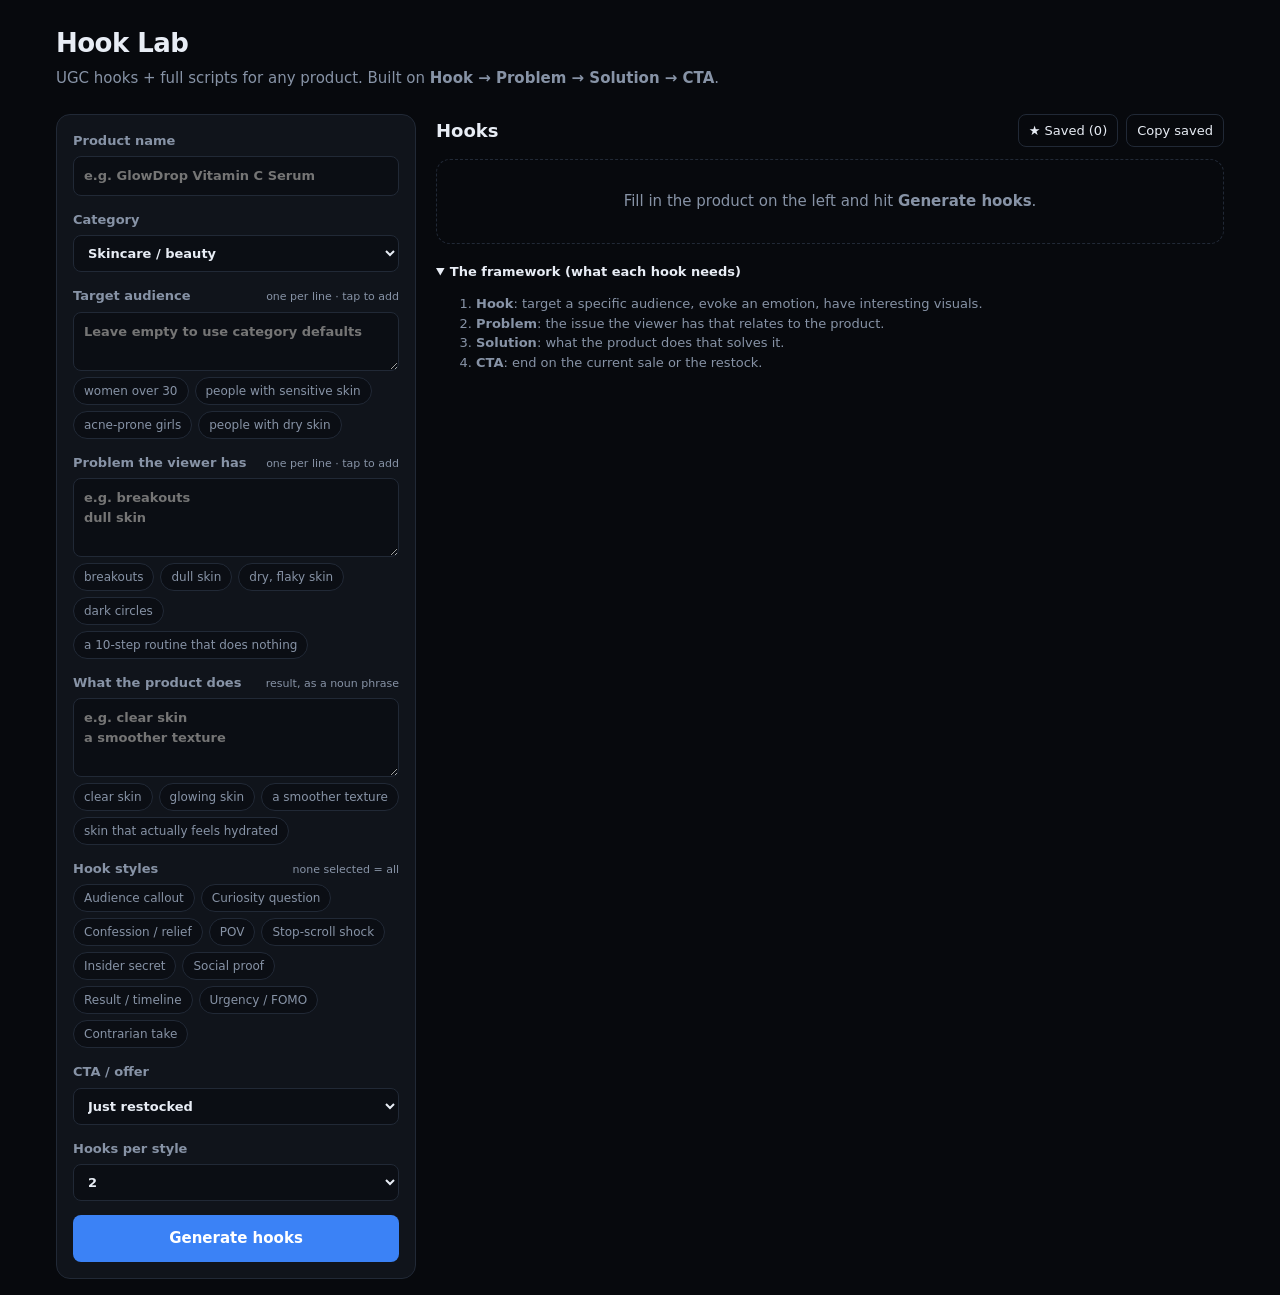
<file: hook-lab/index.html>
<!doctype html>
<html lang="en">
<head>
<meta charset="utf-8">
<meta name="viewport" content="width=device-width, initial-scale=1">
<meta name="robots" content="noindex">
<title>Hook Lab</title>
<link rel="stylesheet" href="style.css">
</head>
<body>
<header class="top">
  <h1>Hook Lab</h1>
  <p>UGC hooks + full scripts for any product. Built on <b>Hook → Problem → Solution → CTA</b>.</p>
</header>

<main class="layout">
  <section class="panel" aria-label="Product details">
    <label>Product name
      <input id="product" placeholder="e.g. GlowDrop Vitamin C Serum" autocomplete="off">
    </label>

    <label>Category
      <select id="category"></select>
    </label>

    <div class="field">
      <div class="field-head"><span>Target audience</span><small>one per line · tap to add</small></div>
      <textarea id="audiences" rows="2" placeholder="Leave empty to use category defaults"></textarea>
      <div class="chips" id="audience-chips"></div>
    </div>

    <div class="field">
      <div class="field-head"><span>Problem the viewer has</span><small>one per line · tap to add</small></div>
      <textarea id="pains" rows="3" placeholder="e.g. breakouts&#10;dull skin"></textarea>
      <div class="chips" id="pain-chips"></div>
    </div>

    <div class="field">
      <div class="field-head"><span>What the product does</span><small>result, as a noun phrase</small></div>
      <textarea id="benefits" rows="3" placeholder="e.g. clear skin&#10;a smoother texture"></textarea>
      <div class="chips" id="benefit-chips"></div>
    </div>

    <div class="field">
      <div class="field-head"><span>Hook styles</span><small>none selected = all</small></div>
      <div class="chips" id="type-chips"></div>
    </div>

    <label>CTA / offer
      <select id="offerType">
        <option value="restock">Just restocked</option>
        <option value="sale">Current sale</option>
        <option value="launch">New launch</option>
        <option value="bundle">Bundle deal</option>
        <option value="shipping">Free shipping</option>
        <option value="custom">Custom…</option>
        <option value="none">No offer</option>
      </select>
    </label>
    <label id="offer-wrap" hidden>Custom offer line
      <input id="offer" placeholder="e.g. Buy 2, get 1 free until Sunday.">
    </label>

    <label>Hooks per style
      <select id="perType"><option>1</option><option selected>2</option><option>3</option></select>
    </label>

    <button id="generate" class="primary">Generate hooks</button>
  </section>

  <section class="results" aria-live="polite">
    <div class="bar">
      <h2>Hooks <span id="count"></span></h2>
      <div class="bar-actions">
        <button id="show-favs" class="ghost">★ Saved (0)</button>
        <button id="copy-favs" class="ghost">Copy saved</button>
      </div>
    </div>
    <div id="out" class="cards"></div>
    <details class="framework" open>
      <summary>The framework (what each hook needs)</summary>
      <ol>
        <li><b>Hook</b>: target a specific audience, evoke an emotion, have interesting visuals.</li>
        <li><b>Problem</b>: the issue the viewer has that relates to the product.</li>
        <li><b>Solution</b>: what the product does that solves it.</li>
        <li><b>CTA</b>: end on the current sale or the restock.</li>
      </ol>
    </details>
  </section>
</main>

<div id="toast" role="status"></div>
<script src="data.js"></script>
<script src="app.js"></script>
</body>
</html>
</file>
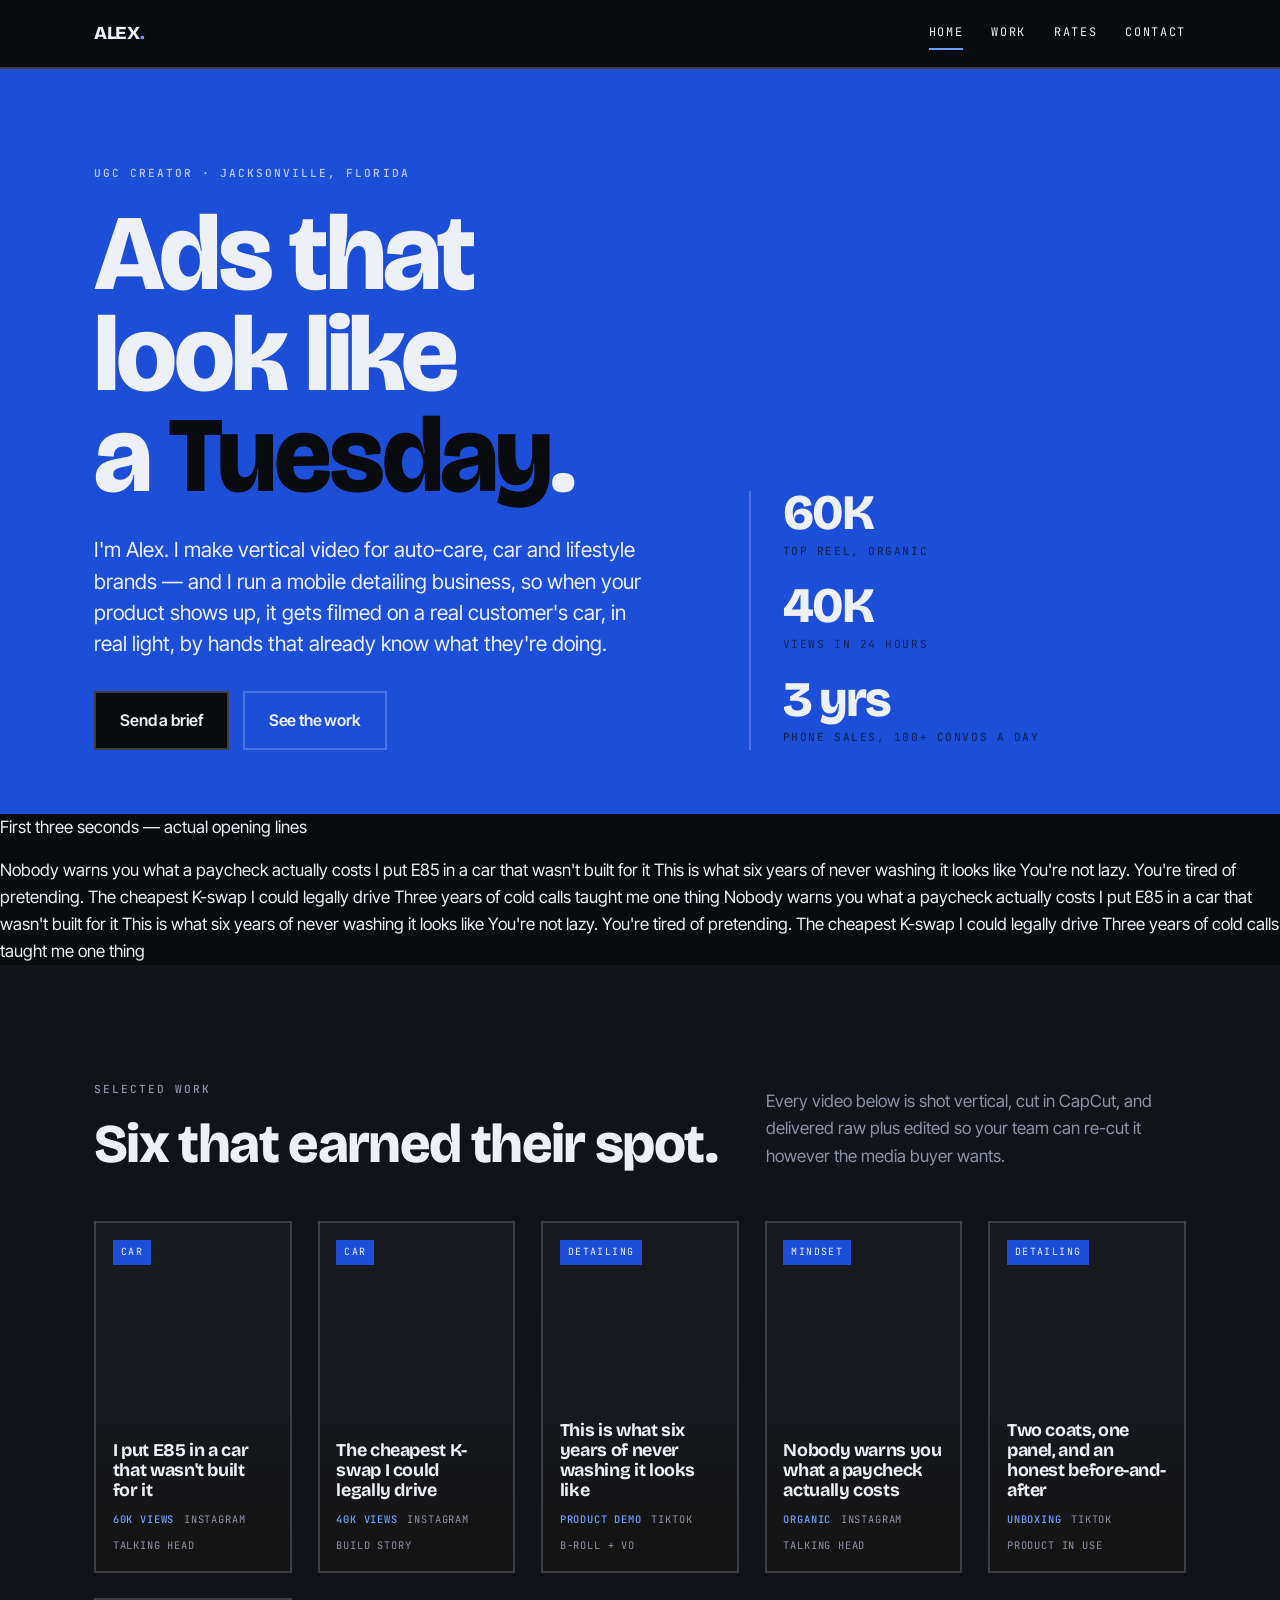
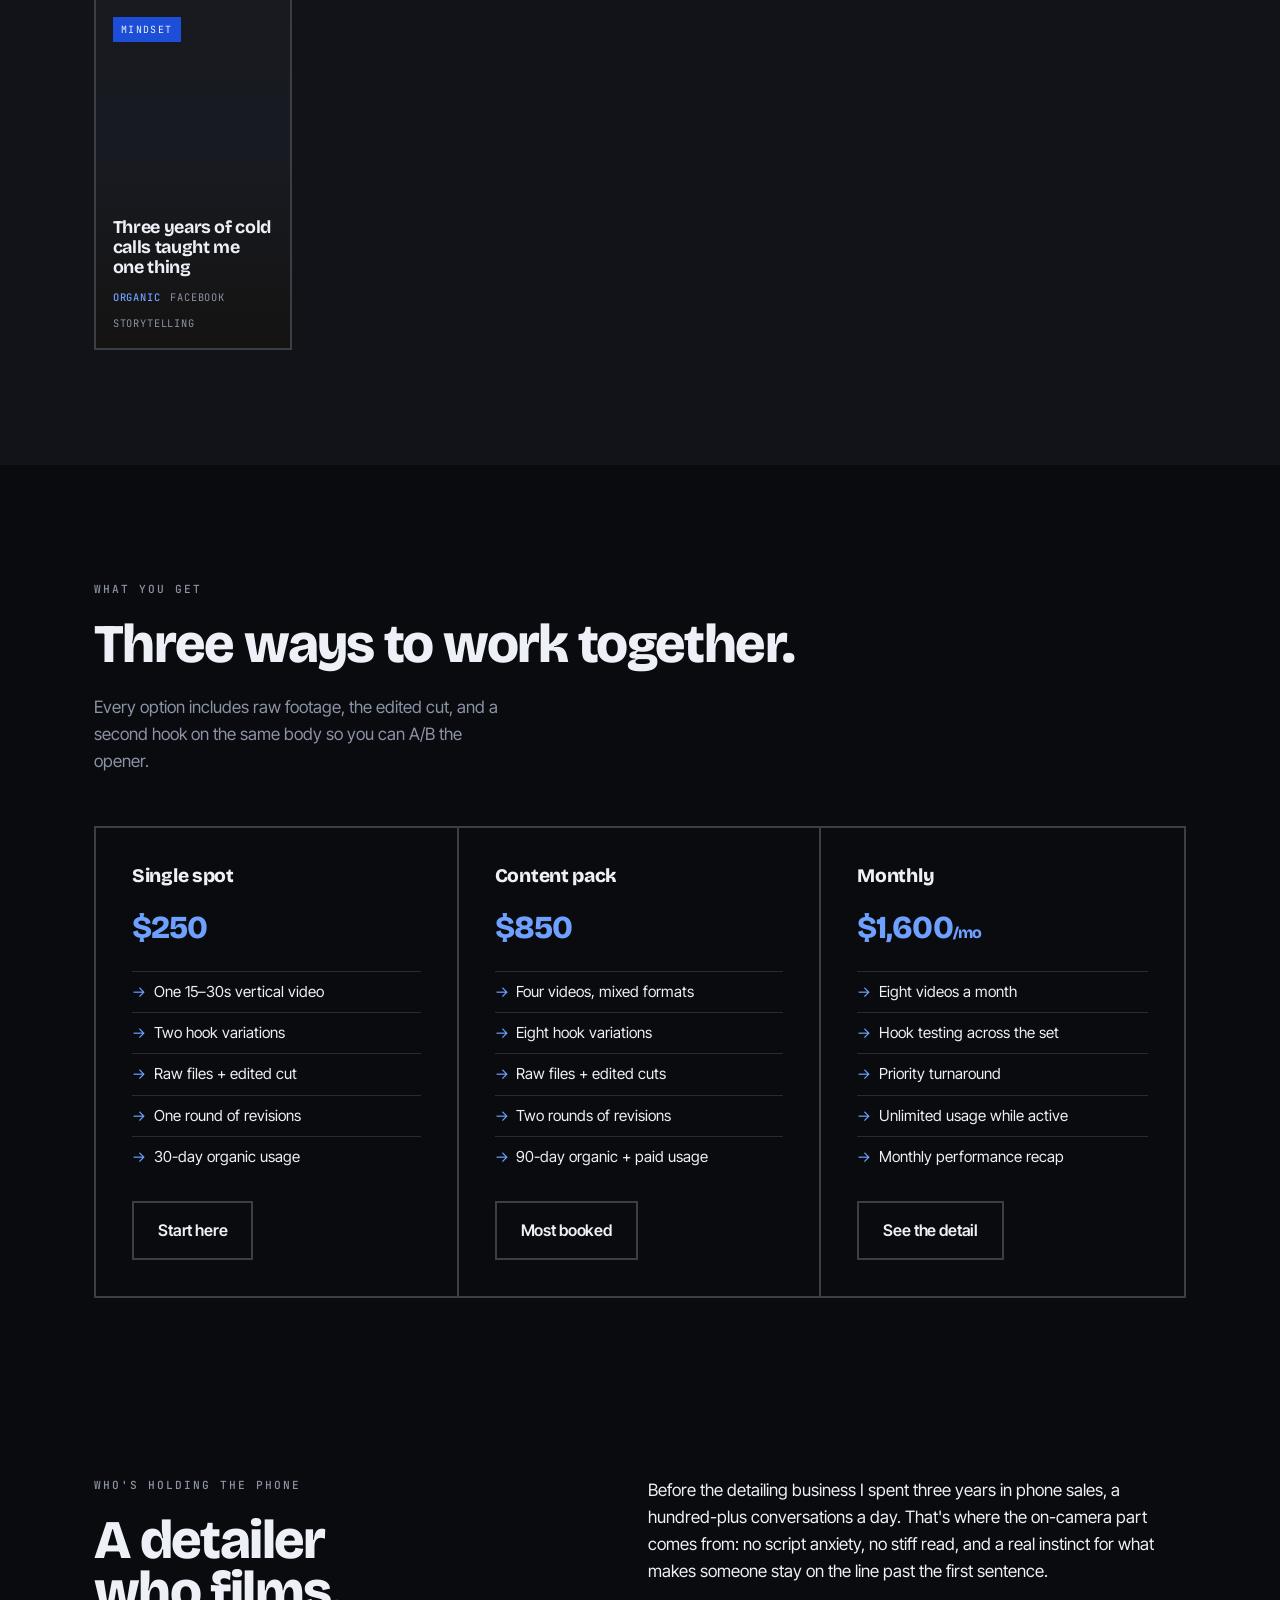
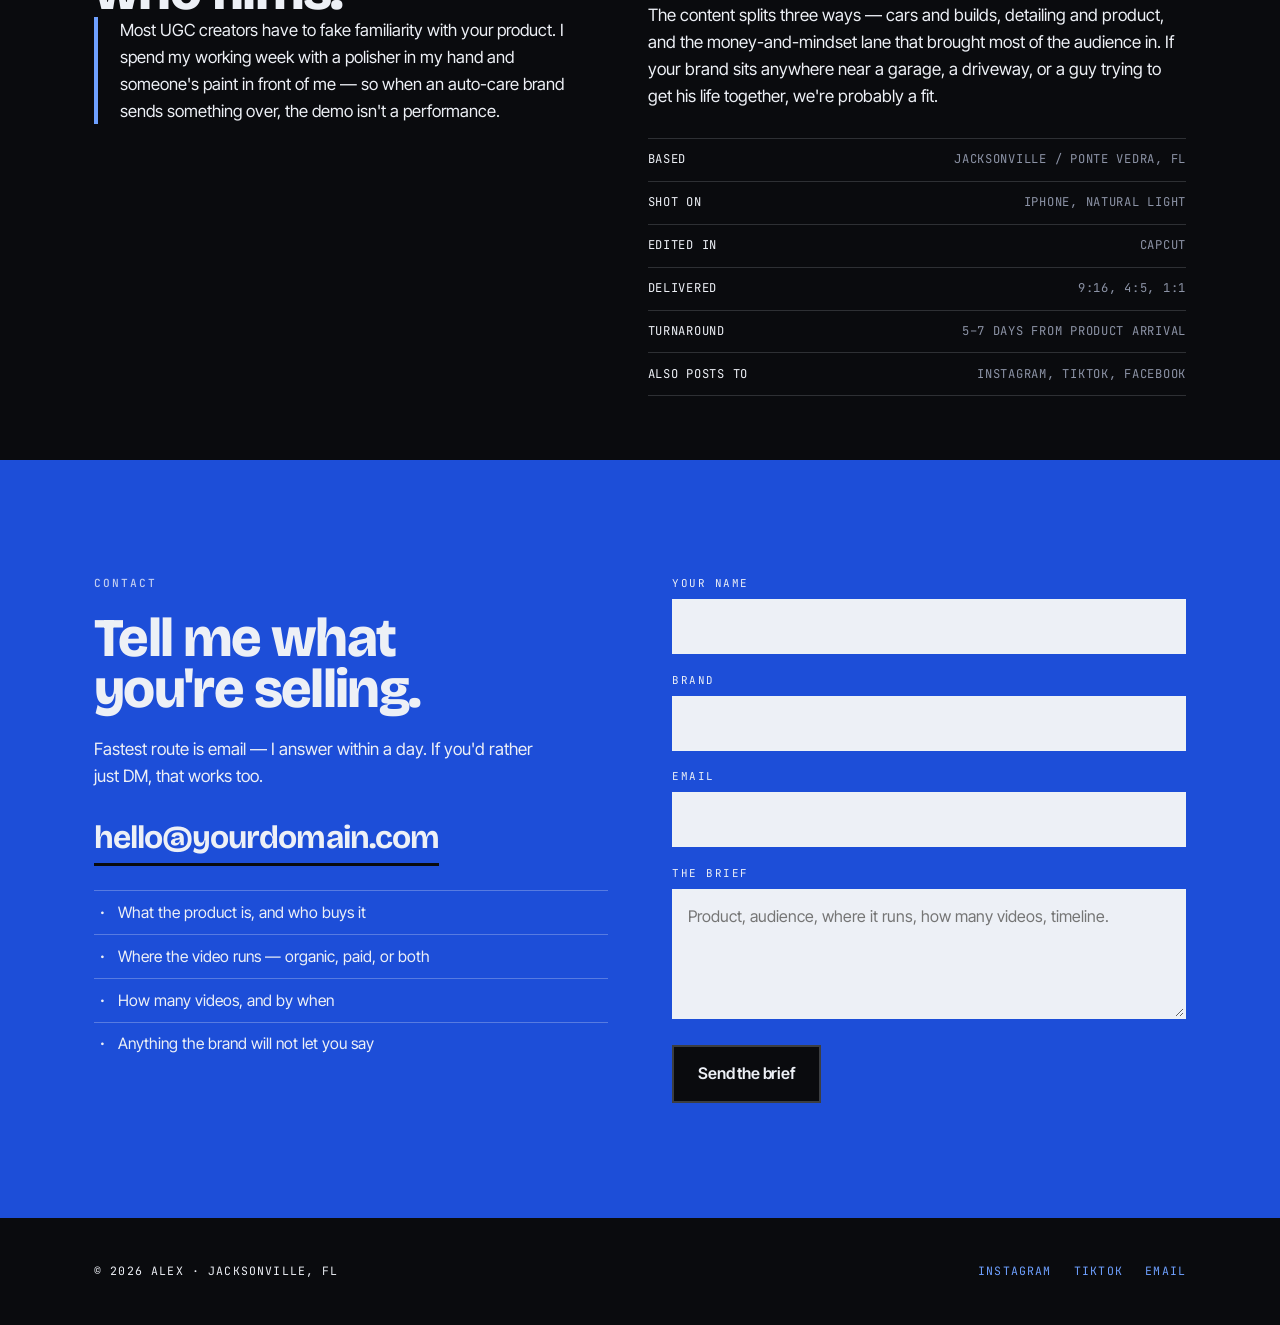
<file: ugc1.html>
<!DOCTYPE html>
<html lang="en">
<head>
<meta charset="utf-8">
<meta name="viewport" content="width=device-width, initial-scale=1">
<title>Alex — UGC creator, Jacksonville FL</title>
<meta name="description" content="UGC creator in Jacksonville, Florida. Vertical video for auto-care, car and lifestyle brands — filmed on real cars, by someone who details them for a living.">
<link rel="preconnect" href="https://fonts.googleapis.com">
<link rel="preconnect" href="https://fonts.gstatic.com" crossorigin>
<link href="https://fonts.googleapis.com/css2?family=Bricolage+Grotesque:opsz,wght@12..96,400..800&family=Inter+Tight:wght@400;500;600;700&family=JetBrains+Mono:wght@400;500&display=swap" rel="stylesheet">
<link rel="stylesheet" href="styles.css">
</head>
<body>

<header class="masthead">
  <div class="wrap masthead__inner">
    <a class="wordmark" href="index.html">ALEX<span>.</span></a>
    <button class="nav-toggle" aria-expanded="false" aria-controls="nav">Menu</button>
    <nav class="nav" id="nav">
      <a href="index.html" aria-current="page">Home</a>
      <a href="work.html">Work</a>
      <a href="rates.html">Rates</a>
      <a href="#contact">Contact</a>
    </nav>
  </div>
</header>

<!-- ============ HERO ============ -->
<section class="hero">
  <div class="wrap hero__grid">
    <div>
      <p class="eyebrow">UGC creator &middot; Jacksonville, Florida</p>
      <h1>Ads that look like a <em>Tuesday</em>.</h1>
      <p class="lede">I'm Alex. I make vertical video for auto-care, car and lifestyle brands &mdash; and I run a mobile detailing business, so when your product shows up, it gets filmed on a real customer's car, in real light, by hands that already know what they're doing.</p>
      <div class="hero__actions">
        <a class="btn" href="#contact">Send a brief</a>
        <a class="btn btn--ghost" href="work.html">See the work</a>
      </div>
    </div>
    <div class="hero__stats">
      <div>
        <span class="stat__num">60K</span>
        <span class="stat__label">Top reel, organic</span>
      </div>
      <div>
        <span class="stat__num">40K</span>
        <span class="stat__label">Views in 24 hours</span>
      </div>
      <div>
        <span class="stat__num">3 yrs</span>
        <span class="stat__label">Phone sales, 100+ convos a day</span>
      </div>
    </div>
  </div>
</section>

<!-- ============ SIGNATURE: HOOK TICKER ============ -->
<section class="ticker" aria-label="Opening lines from recent videos">
  <p class="ticker__label">First three seconds &mdash; actual opening lines</p>
  <div class="ticker__track">
    <span class="ticker__item">Nobody warns you what a paycheck actually costs</span>
    <span class="ticker__item">I put E85 in a car that wasn't built for it</span>
    <span class="ticker__item">This is what six years of never washing it looks like</span>
    <span class="ticker__item">You're not lazy. You're tired of pretending.</span>
    <span class="ticker__item">The cheapest K-swap I could legally drive</span>
    <span class="ticker__item">Three years of cold calls taught me one thing</span>
    <!-- duplicate track for a seamless loop -->
    <span class="ticker__item" aria-hidden="true">Nobody warns you what a paycheck actually costs</span>
    <span class="ticker__item" aria-hidden="true">I put E85 in a car that wasn't built for it</span>
    <span class="ticker__item" aria-hidden="true">This is what six years of never washing it looks like</span>
    <span class="ticker__item" aria-hidden="true">You're not lazy. You're tired of pretending.</span>
    <span class="ticker__item" aria-hidden="true">The cheapest K-swap I could legally drive</span>
    <span class="ticker__item" aria-hidden="true">Three years of cold calls taught me one thing</span>
  </div>
</section>

<!-- ============ WORK ============ -->
<section class="band band--asphalt" id="work">
  <div class="wrap">
    <div class="head">
      <div>
        <p class="eyebrow eyebrow--dark">Selected work</p>
        <h2>Six that earned their spot.</h2>
      </div>
      <p>Every video below is shot vertical, cut in CapCut, and delivered raw plus edited so your team can re-cut it however the media buyer wants.</p>
    </div>

    <ul class="frames">
      <li>
        <a class="frame" href="work.html">
          <!-- <img class="frame__media" src="assets/thumb-01.jpg" alt=""> -->
          <span class="frame__scrim"></span>
          <span class="frame__tag">Car</span>
          <span>
            <span class="frame__hook">I put E85 in a car that wasn't built for it</span>
            <span class="frame__meta"><strong>60K views</strong> <span>Instagram</span> <span>Talking head</span></span>
          </span>
        </a>
      </li>
      <li>
        <a class="frame" href="work.html">
          <span class="frame__scrim"></span>
          <span class="frame__tag">Car</span>
          <span>
            <span class="frame__hook">The cheapest K-swap I could legally drive</span>
            <span class="frame__meta"><strong>40K views</strong> <span>Instagram</span> <span>Build story</span></span>
          </span>
        </a>
      </li>
      <li>
        <a class="frame" href="work.html">
          <span class="frame__scrim"></span>
          <span class="frame__tag">Detailing</span>
          <span>
            <span class="frame__hook">This is what six years of never washing it looks like</span>
            <span class="frame__meta"><strong>Product demo</strong> <span>TikTok</span> <span>B-roll + VO</span></span>
          </span>
        </a>
      </li>
      <li>
        <a class="frame" href="work.html">
          <span class="frame__scrim"></span>
          <span class="frame__tag">Mindset</span>
          <span>
            <span class="frame__hook">Nobody warns you what a paycheck actually costs</span>
            <span class="frame__meta"><strong>Organic</strong> <span>Instagram</span> <span>Talking head</span></span>
          </span>
        </a>
      </li>
      <li>
        <a class="frame" href="work.html">
          <span class="frame__scrim"></span>
          <span class="frame__tag">Detailing</span>
          <span>
            <span class="frame__hook">Two coats, one panel, and an honest before-and-after</span>
            <span class="frame__meta"><strong>Unboxing</strong> <span>TikTok</span> <span>Product in use</span></span>
          </span>
        </a>
      </li>
      <li>
        <a class="frame" href="work.html">
          <span class="frame__scrim"></span>
          <span class="frame__tag">Mindset</span>
          <span>
            <span class="frame__hook">Three years of cold calls taught me one thing</span>
            <span class="frame__meta"><strong>Organic</strong> <span>Facebook</span> <span>Storytelling</span></span>
          </span>
        </a>
      </li>
    </ul>
  </div>
</section>

<!-- ============ OFFERS ============ -->
<section class="band band--shell" id="offers">
  <div class="wrap">
    <div class="head">
      <div>
        <p class="eyebrow">What you get</p>
        <h2>Three ways to work together.</h2>
      </div>
      <p>Every option includes raw footage, the edited cut, and a second hook on the same body so you can A/B the opener.</p>
    </div>

    <div class="offers">
      <article class="offer">
        <h3>Single spot</h3>
        <p class="offer__price">$250</p>
        <ul>
          <li>One 15&ndash;30s vertical video</li>
          <li>Two hook variations</li>
          <li>Raw files + edited cut</li>
          <li>One round of revisions</li>
          <li>30-day organic usage</li>
        </ul>
        <a class="btn btn--ghost" href="#contact">Start here</a>
      </article>

      <article class="offer">
        <h3>Content pack</h3>
        <p class="offer__price">$850</p>
        <ul>
          <li>Four videos, mixed formats</li>
          <li>Eight hook variations</li>
          <li>Raw files + edited cuts</li>
          <li>Two rounds of revisions</li>
          <li>90-day organic + paid usage</li>
        </ul>
        <a class="btn" href="#contact">Most booked</a>
      </article>

      <article class="offer">
        <h3>Monthly</h3>
        <p class="offer__price">$1,600<span style="font-size:1rem;">/mo</span></p>
        <ul>
          <li>Eight videos a month</li>
          <li>Hook testing across the set</li>
          <li>Priority turnaround</li>
          <li>Unlimited usage while active</li>
          <li>Monthly performance recap</li>
        </ul>
        <a class="btn btn--ghost" href="rates.html">See the detail</a>
      </article>
    </div>
  </div>
</section>

<!-- ============ ABOUT ============ -->
<section class="band band--shell band--tight" id="about">
  <div class="wrap about">
    <div>
      <p class="eyebrow">Who's holding the phone</p>
      <h2>A detailer who films.</h2>
      <p class="about__note">Most UGC creators have to fake familiarity with your product. I spend my working week with a polisher in my hand and someone's paint in front of me &mdash; so when an auto-care brand sends something over, the demo isn't a performance.</p>
    </div>
    <div>
      <p>Before the detailing business I spent three years in phone sales, a hundred-plus conversations a day. That's where the on-camera part comes from: no script anxiety, no stiff read, and a real instinct for what makes someone stay on the line past the first sentence.</p>
      <p>The content splits three ways &mdash; cars and builds, detailing and product, and the money-and-mindset lane that brought most of the audience in. If your brand sits anywhere near a garage, a driveway, or a guy trying to get his life together, we're probably a fit.</p>
      <ul class="kit">
        <li><span>Based</span><span>Jacksonville / Ponte Vedra, FL</span></li>
        <li><span>Shot on</span><span>iPhone, natural light</span></li>
        <li><span>Edited in</span><span>CapCut</span></li>
        <li><span>Delivered</span><span>9:16, 4:5, 1:1</span></li>
        <li><span>Turnaround</span><span>5&ndash;7 days from product arrival</span></li>
        <li><span>Also posts to</span><span>Instagram, TikTok, Facebook</span></li>
      </ul>
    </div>
  </div>
</section>

<!-- ============ CONTACT ============ -->
<section class="band band--sun" id="contact">
  <div class="wrap contact">
    <div>
      <p class="eyebrow">Contact</p>
      <h2>Tell me what you're selling.</h2>
      <p style="margin-top:1.25rem;max-width:44ch;">Fastest route is email &mdash; I answer within a day. If you'd rather just DM, that works too.</p>
      <a class="direct" href="mailto:hello@yourdomain.com">hello@yourdomain.com</a>
      <ul class="brief">
        <li>What the product is, and who buys it</li>
        <li>Where the video runs &mdash; organic, paid, or both</li>
        <li>How many videos, and by when</li>
        <li>Anything the brand will not let you say</li>
      </ul>
    </div>

    <form action="https://formspree.io/f/YOUR_FORM_ID" method="POST">
      <div class="field">
        <label for="name">Your name</label>
        <input id="name" name="name" type="text" required autocomplete="name">
      </div>
      <div class="field">
        <label for="brand">Brand</label>
        <input id="brand" name="brand" type="text" required autocomplete="organization">
      </div>
      <div class="field">
        <label for="email">Email</label>
        <input id="email" name="email" type="email" required autocomplete="email">
      </div>
      <div class="field">
        <label for="msg">The brief</label>
        <textarea id="msg" name="message" required placeholder="Product, audience, where it runs, how many videos, timeline."></textarea>
      </div>
      <button class="btn" type="submit">Send the brief</button>
    </form>
  </div>
</section>

<footer class="foot">
  <div class="wrap foot__inner">
    <span>&copy; <span id="year">2026</span> Alex &middot; Jacksonville, FL</span>
    <div class="foot__links">
      <a href="https://instagram.com/yourhandle" rel="me noopener">Instagram</a>
      <a href="https://tiktok.com/@yourhandle" rel="me noopener">TikTok</a>
      <a href="mailto:hello@yourdomain.com">Email</a>
    </div>
  </div>
</footer>

<script src="main.js"></script>
</body>
</html>
</file>
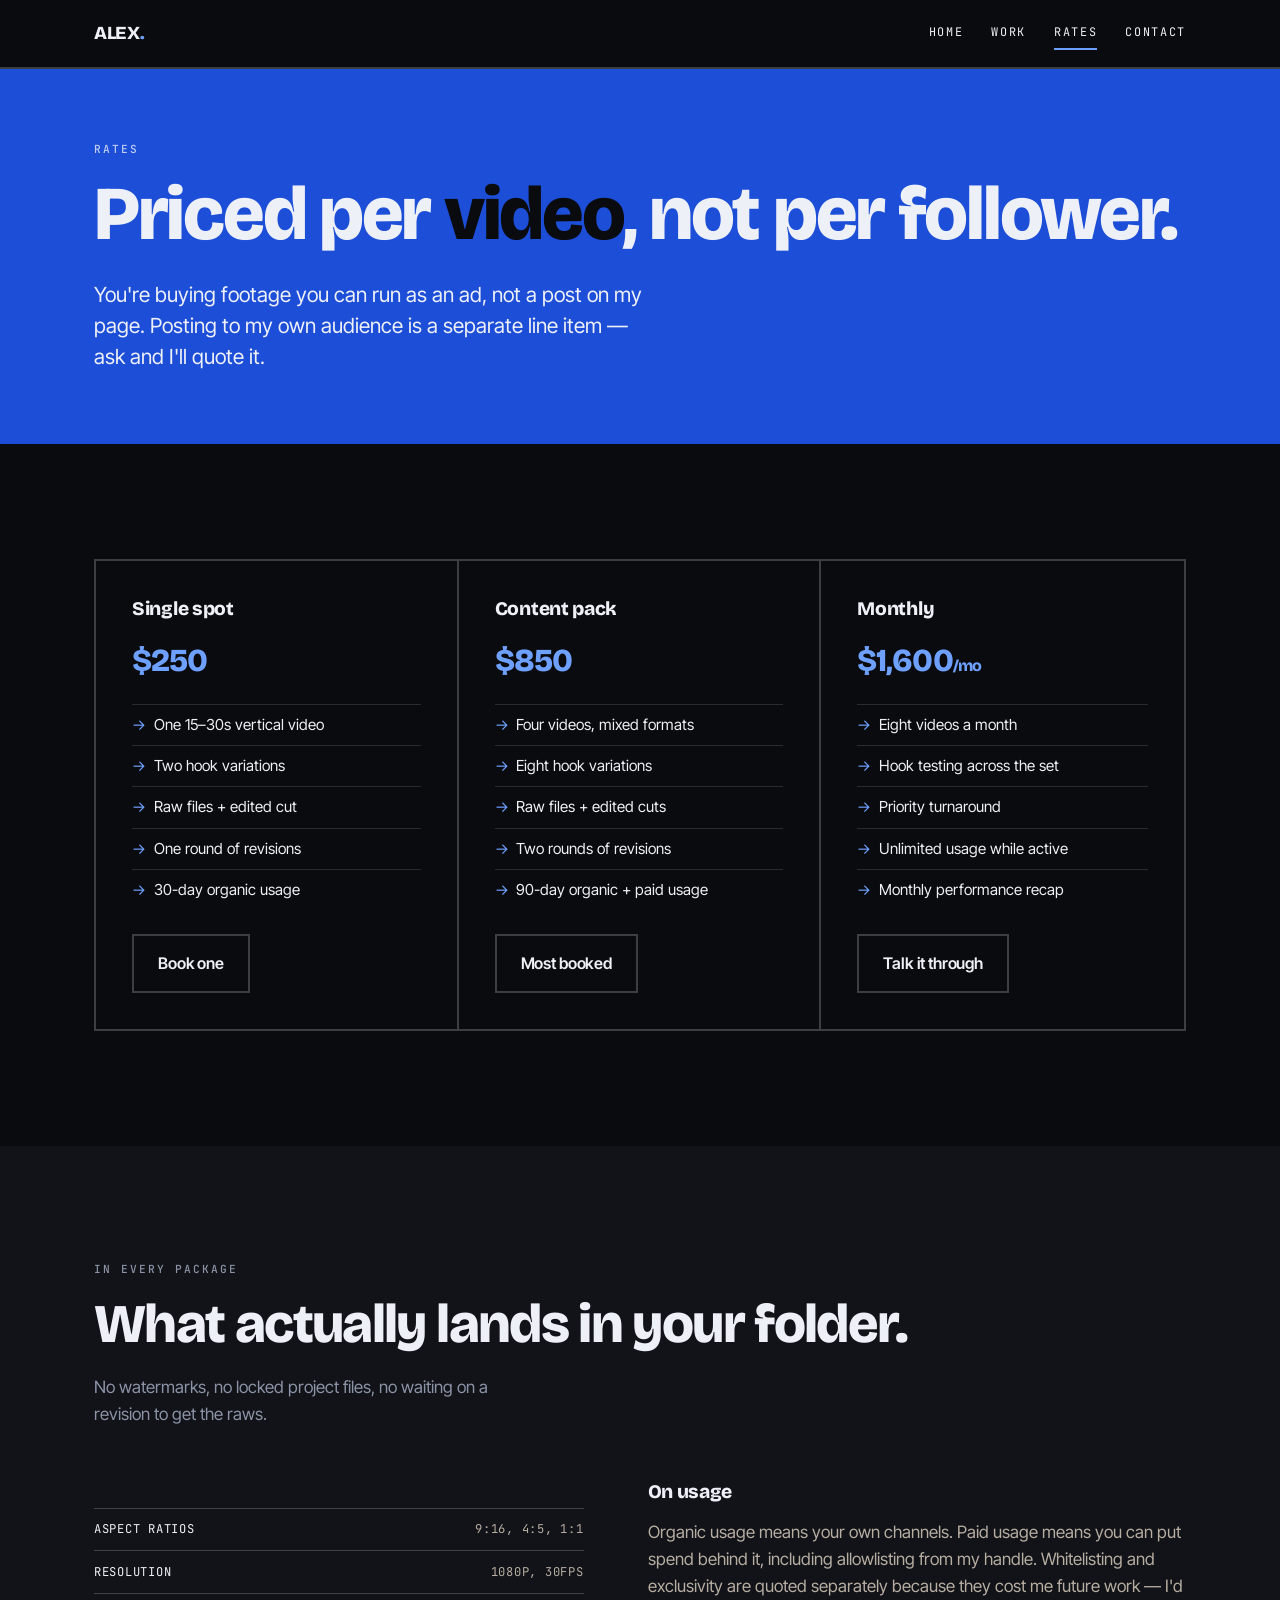
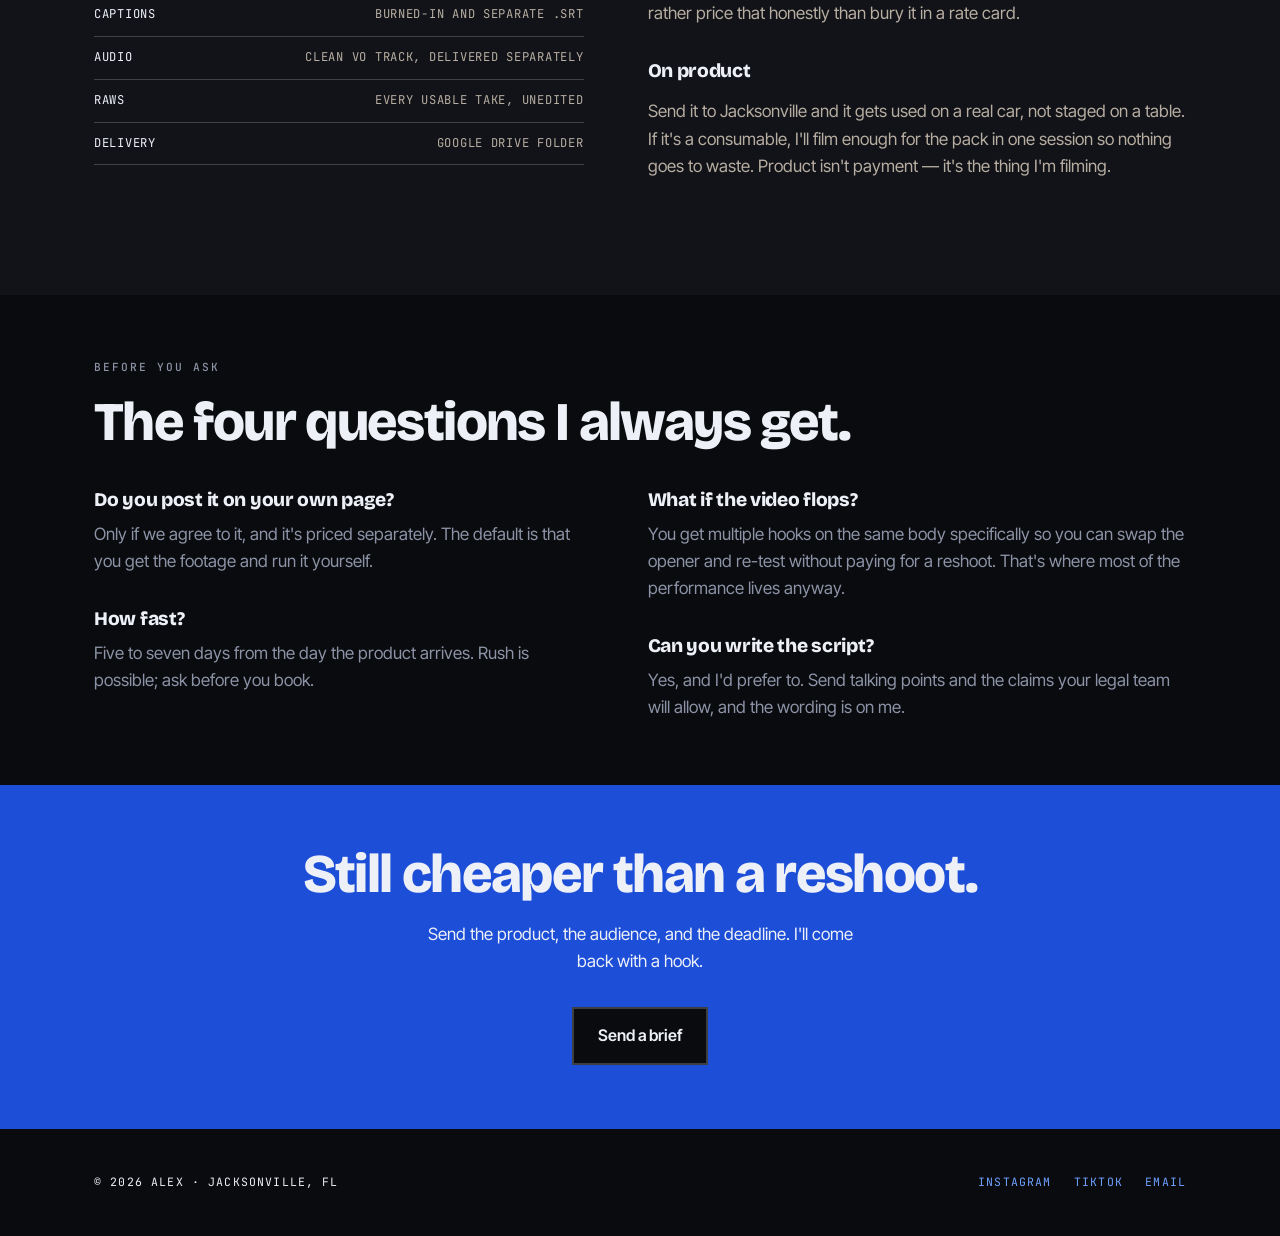
<file: ugc3.html>
<!DOCTYPE html>
<html lang="en">
<head>
<meta charset="utf-8">
<meta name="viewport" content="width=device-width, initial-scale=1">
<title>Rates — Alex, UGC creator</title>
<meta name="description" content="UGC video rates and deliverables: single spots, content packs, and monthly retainers. Raw plus edited files, hook variations, and clear usage terms.">
<link rel="preconnect" href="https://fonts.googleapis.com">
<link rel="preconnect" href="https://fonts.gstatic.com" crossorigin>
<link href="https://fonts.googleapis.com/css2?family=Bricolage+Grotesque:opsz,wght@12..96,400..800&family=Inter+Tight:wght@400;500;600;700&family=JetBrains+Mono:wght@400;500&display=swap" rel="stylesheet">
<link rel="stylesheet" href="styles.css">
</head>
<body>

<header class="masthead">
  <div class="wrap masthead__inner">
    <a class="wordmark" href="index.html">ALEX<span>.</span></a>
    <button class="nav-toggle" aria-expanded="false" aria-controls="nav">Menu</button>
    <nav class="nav" id="nav">
      <a href="index.html">Home</a>
      <a href="work.html">Work</a>
      <a href="rates.html" aria-current="page">Rates</a>
      <a href="index.html#contact">Contact</a>
    </nav>
  </div>
</header>

<section class="hero" style="padding-block: clamp(2.5rem,6vw,4.5rem);">
  <div class="wrap">
    <p class="eyebrow">Rates</p>
    <h1 style="font-size: clamp(2.4rem, 6vw, 4.75rem);">Priced per <em>video</em>, not per follower.</h1>
    <p class="lede" style="margin-top:1.5rem;">You're buying footage you can run as an ad, not a post on my page. Posting to my own audience is a separate line item &mdash; ask and I'll quote it.</p>
  </div>
</section>

<section class="band band--shell">
  <div class="wrap">
    <div class="offers">
      <article class="offer">
        <h3>Single spot</h3>
        <p class="offer__price">$250</p>
        <ul>
          <li>One 15&ndash;30s vertical video</li>
          <li>Two hook variations</li>
          <li>Raw files + edited cut</li>
          <li>One round of revisions</li>
          <li>30-day organic usage</li>
        </ul>
        <a class="btn btn--ghost" href="index.html#contact">Book one</a>
      </article>

      <article class="offer">
        <h3>Content pack</h3>
        <p class="offer__price">$850</p>
        <ul>
          <li>Four videos, mixed formats</li>
          <li>Eight hook variations</li>
          <li>Raw files + edited cuts</li>
          <li>Two rounds of revisions</li>
          <li>90-day organic + paid usage</li>
        </ul>
        <a class="btn" href="index.html#contact">Most booked</a>
      </article>

      <article class="offer">
        <h3>Monthly</h3>
        <p class="offer__price">$1,600<span style="font-size:1rem;">/mo</span></p>
        <ul>
          <li>Eight videos a month</li>
          <li>Hook testing across the set</li>
          <li>Priority turnaround</li>
          <li>Unlimited usage while active</li>
          <li>Monthly performance recap</li>
        </ul>
        <a class="btn btn--ghost" href="index.html#contact">Talk it through</a>
      </article>
    </div>
  </div>
</section>

<section class="band band--asphalt">
  <div class="wrap">
    <div class="head">
      <div>
        <p class="eyebrow eyebrow--dark">In every package</p>
        <h2>What actually lands in your folder.</h2>
      </div>
      <p>No watermarks, no locked project files, no waiting on a revision to get the raws.</p>
    </div>
    <div class="about">
      <div>
        <ul class="kit" style="border-top-color: rgba(250,247,242,0.2);">
          <li style="border-bottom-color: rgba(250,247,242,0.2);"><span>Aspect ratios</span><span style="color:#B7ADA1;">9:16, 4:5, 1:1</span></li>
          <li style="border-bottom-color: rgba(250,247,242,0.2);"><span>Resolution</span><span style="color:#B7ADA1;">1080p, 30fps</span></li>
          <li style="border-bottom-color: rgba(250,247,242,0.2);"><span>Captions</span><span style="color:#B7ADA1;">Burned-in and separate .srt</span></li>
          <li style="border-bottom-color: rgba(250,247,242,0.2);"><span>Audio</span><span style="color:#B7ADA1;">Clean VO track, delivered separately</span></li>
          <li style="border-bottom-color: rgba(250,247,242,0.2);"><span>Raws</span><span style="color:#B7ADA1;">Every usable take, unedited</span></li>
          <li style="border-bottom-color: rgba(250,247,242,0.2);"><span>Delivery</span><span style="color:#B7ADA1;">Google Drive folder</span></li>
        </ul>
      </div>
      <div>
        <h3 style="margin-bottom:1rem;">On usage</h3>
        <p style="color:#B7ADA1;">Organic usage means your own channels. Paid usage means you can put spend behind it, including allowlisting from my handle. Whitelisting and exclusivity are quoted separately because they cost me future work &mdash; I'd rather price that honestly than bury it in a rate card.</p>
        <h3 style="margin:2rem 0 1rem;">On product</h3>
        <p style="color:#B7ADA1;">Send it to Jacksonville and it gets used on a real car, not staged on a table. If it's a consumable, I'll film enough for the pack in one session so nothing goes to waste. Product isn't payment &mdash; it's the thing I'm filming.</p>
      </div>
    </div>
  </div>
</section>

<section class="band band--shell band--tight">
  <div class="wrap">
    <p class="eyebrow">Before you ask</p>
    <h2 style="margin-bottom:2.5rem;">The four questions I always get.</h2>
    <div class="about">
      <div>
        <h3 style="margin-bottom:0.6rem;">Do you post it on your own page?</h3>
        <p style="color:var(--mute);margin-bottom:2rem;">Only if we agree to it, and it's priced separately. The default is that you get the footage and run it yourself.</p>
        <h3 style="margin-bottom:0.6rem;">How fast?</h3>
        <p style="color:var(--mute);">Five to seven days from the day the product arrives. Rush is possible; ask before you book.</p>
      </div>
      <div>
        <h3 style="margin-bottom:0.6rem;">What if the video flops?</h3>
        <p style="color:var(--mute);margin-bottom:2rem;">You get multiple hooks on the same body specifically so you can swap the opener and re-test without paying for a reshoot. That's where most of the performance lives anyway.</p>
        <h3 style="margin-bottom:0.6rem;">Can you write the script?</h3>
        <p style="color:var(--mute);">Yes, and I'd prefer to. Send talking points and the claims your legal team will allow, and the wording is on me.</p>
      </div>
    </div>
  </div>
</section>

<section class="band band--sun band--tight">
  <div class="wrap" style="text-align:center;">
    <h2>Still cheaper than a reshoot.</h2>
    <p style="margin:1.25rem auto 2rem;max-width:44ch;">Send the product, the audience, and the deadline. I'll come back with a hook.</p>
    <a class="btn" href="index.html#contact">Send a brief</a>
  </div>
</section>

<footer class="foot">
  <div class="wrap foot__inner">
    <span>&copy; <span id="year">2026</span> Alex &middot; Jacksonville, FL</span>
    <div class="foot__links">
      <a href="https://instagram.com/yourhandle" rel="me noopener">Instagram</a>
      <a href="https://tiktok.com/@yourhandle" rel="me noopener">TikTok</a>
      <a href="mailto:hello@yourdomain.com">Email</a>
    </div>
  </div>
</footer>

<script src="main.js"></script>
</body>
</html>
</file>
<file: hook-lab/style.css>
:root{--bg:#07090d;--panel:#10141b;--line:#212936;--text:#e8edf5;--mute:#8793a6;--accent:#3b82f6;--accent2:#1d4ed8;--star:#fbbf24}
*{box-sizing:border-box}
body{margin:0;background:var(--bg);color:var(--text);font:15px/1.5 system-ui,-apple-system,Segoe UI,Roboto,sans-serif}
.top{padding:24px 16px 8px;max-width:1200px;margin:0 auto}
.top h1{margin:0;font-size:26px;letter-spacing:-.02em}
.top p{margin:4px 0 0;color:var(--mute)}
.layout{display:grid;grid-template-columns:360px 1fr;gap:20px;max-width:1200px;margin:0 auto;padding:16px}
@media(max-width:860px){.layout{grid-template-columns:1fr}}
.panel{background:var(--panel);border:1px solid var(--line);border-radius:14px;padding:16px;display:flex;flex-direction:column;gap:14px;align-self:start}
label,.field{display:flex;flex-direction:column;gap:6px;font-size:13px;color:var(--mute);font-weight:600}
.field-head{display:flex;justify-content:space-between;align-items:baseline}
.field-head small{font-weight:400;font-size:11px}
input,select,textarea{background:#0b0e14;color:var(--text);border:1px solid var(--line);border-radius:8px;padding:9px 10px;font:inherit;width:100%}
textarea{resize:vertical}
input:focus,select:focus,textarea:focus{outline:2px solid var(--accent);outline-offset:-1px}
.chips{display:flex;flex-wrap:wrap;gap:6px}
.chip{background:#0b0e14;border:1px solid var(--line);color:var(--mute);border-radius:999px;padding:4px 10px;font-size:12px;cursor:pointer;font-weight:500}
.chip:hover{border-color:var(--accent);color:var(--text)}
.chip.on{background:var(--accent2);border-color:var(--accent);color:#fff}
button{font:inherit;cursor:pointer;border-radius:8px}
.primary{background:var(--accent);color:#fff;border:0;padding:12px;font-weight:700}
.primary:hover{background:#2563eb}
.ghost{background:transparent;color:var(--text);border:1px solid var(--line);padding:6px 10px;font-size:13px}
.ghost:hover{border-color:var(--accent)}
.bar{display:flex;justify-content:space-between;align-items:center;gap:10px;flex-wrap:wrap;margin-bottom:12px}
.bar h2{margin:0;font-size:18px}.bar h2 span{color:var(--mute);font-weight:400;font-size:14px}
.bar-actions{display:flex;gap:8px}
.cards{display:grid;gap:12px}
.card{background:var(--panel);border:1px solid var(--line);border-radius:14px;padding:14px 16px}
.meta{display:flex;gap:8px;flex-wrap:wrap;align-items:center;margin-bottom:8px}
.tag{font-size:11px;font-weight:700;text-transform:uppercase;letter-spacing:.05em;color:var(--accent);background:#0f1b33;padding:2px 8px;border-radius:999px}
.tag.emo{color:#f0abfc;background:#2a1233}
.say{font-size:18px;font-weight:600;line-height:1.35;margin:4px 0 8px}
.row{font-size:13px;color:var(--mute);margin:2px 0}
.row b{color:var(--text);font-weight:600}
.onscreen{display:inline-block;background:#000;border:1px solid #2a3344;color:#fff;font-weight:800;border-radius:6px;padding:2px 8px}
.actions{display:flex;gap:6px;flex-wrap:wrap;margin-top:10px}
.actions button{background:#0b0e14;border:1px solid var(--line);color:var(--text);padding:5px 10px;font-size:12px}
.actions button:hover{border-color:var(--accent)}
.actions .fav.on{color:var(--star);border-color:var(--star)}
.script{margin-top:10px;border-top:1px dashed var(--line);padding-top:10px;display:grid;gap:8px}
.step{display:grid;grid-template-columns:86px 1fr;gap:10px}
.step h4{margin:0;font-size:12px;text-transform:uppercase;letter-spacing:.05em;color:var(--accent)}
.step p{margin:0 0 2px}
.empty{color:var(--mute);padding:30px;text-align:center;border:1px dashed var(--line);border-radius:14px}
.framework{margin-top:18px;color:var(--mute);font-size:13px}
.framework summary{cursor:pointer;color:var(--text);font-weight:600}
#toast{position:fixed;left:50%;bottom:24px;transform:translateX(-50%) translateY(20px);background:#fff;color:#000;padding:8px 14px;border-radius:999px;font-weight:600;opacity:0;pointer-events:none;transition:.2s}
#toast.show{opacity:1;transform:translateX(-50%)}
@media(max-width:480px){.step{grid-template-columns:1fr}}
[hidden]{display:none!important}
</file>
<file: styles.css>
/* ==========================================================================
   UGC creator site — design system
   Palette : deep blue / near-black / off-white / bright blue accent
   Type    : Bricolage Grotesque (display) · Inter Tight (body) · JetBrains Mono (data)
   ========================================================================== */

:root {
  /* Two blues on purpose: --sun is a filled surface and always carries
     white text; --signal is the brighter blue used for anything drawn
     directly on black, where the deep blue would sink into it. */
  --sun:      #1D4ED8;
  --sun-deep: #1740B4;
  --ink:      #0A0B0E;
  --shell:    #EDF0F6;
  --asphalt:  #111318;
  --asphalt-2:#181B22;
  --signal:   #6EA0FF;
  --mute:     #8C93A6;

  --display: "Bricolage Grotesque", "Archivo", system-ui, sans-serif;
  --body:    "Inter Tight", system-ui, -apple-system, "Segoe UI", sans-serif;
  --data:    "JetBrains Mono", ui-monospace, "SFMono-Regular", monospace;

  --gutter: clamp(1.25rem, 5vw, 4rem);
  --shelf:  clamp(4rem, 9vw, 7.5rem);
  --max:    1220px;

  --edge: 2px solid rgba(237, 240, 246, 0.22);
}

/* ---------- reset ---------- */
*, *::before, *::after { box-sizing: border-box; }
html { -webkit-text-size-adjust: 100%; scroll-behavior: smooth; }
body {
  margin: 0;
  background: var(--ink);
  color: var(--shell);
  font-family: var(--body);
  font-size: 1.0625rem;
  line-height: 1.6;
  -webkit-font-smoothing: antialiased;
}
img { max-width: 100%; display: block; }
a { color: inherit; }
button { font: inherit; cursor: pointer; }

:focus-visible {
  outline: 3px solid var(--signal);
  outline-offset: 3px;
}

/* ---------- type ---------- */
h1, h2, h3 {
  font-family: var(--display);
  font-weight: 800;
  font-variation-settings: "wdth" 100;
  line-height: 0.94;
  letter-spacing: -0.03em;
  margin: 0;
  text-wrap: balance;
}
h1 { font-size: clamp(2.85rem, 8.4vw, 6.75rem); }
h2 { font-size: clamp(1.95rem, 4.6vw, 3.4rem); }
h3 { font-size: 1.2rem; line-height: 1.2; letter-spacing: -0.015em; }
p  { margin: 0 0 1rem; }
p:last-child { margin-bottom: 0; }

.eyebrow {
  font-family: var(--data);
  font-size: 0.7rem;
  font-weight: 500;
  letter-spacing: 0.18em;
  text-transform: uppercase;
  color: var(--mute);
  margin: 0 0 1.25rem;
}
.eyebrow--dark { color: var(--signal); }
.lede { font-size: clamp(1.05rem, 1.7vw, 1.3rem); line-height: 1.5; max-width: 46ch; }

/* ---------- layout ---------- */
.wrap {
  width: 100%;
  max-width: var(--max);
  margin-inline: auto;
  padding-inline: var(--gutter);
}
.band { padding-block: var(--shelf); }
.band--shell   { background: var(--ink); color: var(--shell); }
.band--asphalt { background: var(--asphalt); color: var(--shell); }
.band--sun     { background: var(--sun); color: var(--shell); }
.band--tight   { padding-block: clamp(2.5rem, 5vw, 4rem); }

/* ---------- buttons ---------- */
.btn {
  display: inline-flex;
  align-items: center;
  gap: 0.55rem;
  padding: 0.9rem 1.5rem;
  font-family: var(--body);
  font-weight: 600;
  font-size: 1rem;
  letter-spacing: -0.01em;
  text-decoration: none;
  border: var(--edge);
  border-radius: 0;
  background: var(--ink);
  color: var(--shell);
  transition: transform 0.14s ease, background 0.14s ease, color 0.14s ease;
}
.btn:hover { transform: translate(-2px, -2px); background: var(--shell); color: var(--ink); border-color: var(--shell); }
.btn--ghost { background: transparent; color: var(--shell); }
.btn--ghost:hover { background: var(--shell); color: var(--ink); border-color: var(--shell); }

/* ---------- header ---------- */
.masthead {
  background: var(--ink);
  border-bottom: var(--edge);
}
.masthead__inner {
  display: flex;
  align-items: center;
  justify-content: space-between;
  gap: 1rem;
  padding-block: 1.1rem;
}
.wordmark {
  font-family: var(--display);
  font-weight: 800;
  font-size: 1.15rem;
  letter-spacing: -0.02em;
  text-decoration: none;
}
.wordmark span { color: var(--signal); }
.wordmark { color: var(--shell); }

.nav { display: flex; align-items: center; gap: 1.75rem; }
.nav a {
  font-family: var(--data);
  font-size: 0.74rem;
  letter-spacing: 0.14em;
  text-transform: uppercase;
  text-decoration: none;
  padding-block: 0.35rem;
  border-bottom: 2px solid transparent;
}
.nav a { color: var(--shell); }
.nav a:hover, .nav a[aria-current="page"] { border-bottom-color: var(--signal); }

.nav-toggle {
  display: none;
  background: transparent;
  color: var(--shell);
  border: var(--edge);
  padding: 0.5rem 0.8rem;
  font-family: var(--data);
  font-size: 0.72rem;
  letter-spacing: 0.14em;
  text-transform: uppercase;
}

/* ---------- hero ---------- */
.hero {
  background: var(--sun);
  padding-block: clamp(3rem, 8vw, 6rem) clamp(2.5rem, 5vw, 4rem);
}
.hero__grid {
  display: grid;
  grid-template-columns: minmax(0, 1.35fr) minmax(0, 1fr);
  gap: clamp(2rem, 5vw, 4.5rem);
  align-items: end;
}
.hero h1 { margin-bottom: 1.75rem; }
.hero h1 em {
  font-style: normal;
  color: var(--ink);
}
/* --mute is tuned for black; on any blue band it goes muddy. */
.hero .eyebrow,
.band--sun .eyebrow { color: rgba(237, 240, 246, 0.78); }
.hero__actions { display: flex; flex-wrap: wrap; gap: 0.85rem; margin-top: 2rem; }
.hero__stats {
  display: grid;
  gap: 1.35rem;
  border-left: var(--edge);
  padding-left: clamp(1.25rem, 2.5vw, 2rem);
}
.stat__num {
  font-family: var(--display);
  font-weight: 800;
  font-size: clamp(2.1rem, 4.5vw, 3.1rem);
  line-height: 0.9;
  letter-spacing: -0.04em;
  display: block;
}
.stat__label {
  font-family: var(--data);
  font-size: 0.7rem;
  letter-spacing: 0.14em;
  text-transform: uppercase;
  color: var(--ink);
  opacity: 0.65;
}

/* ---------- section head ---------- */
.head {
  display: flex;
  flex-wrap: wrap;
  align-items: end;
  justify-content: space-between;
  gap: 1.5rem;
  margin-bottom: clamp(2rem, 4vw, 3.25rem);
}
.head p { max-width: 42ch; color: var(--mute); }
.band--asphalt .head p { color: var(--mute); }

/* ---------- work frames (9:16) ---------- */
.frames {
  display: grid;
  grid-template-columns: repeat(auto-fill, minmax(215px, 1fr));
  gap: clamp(1rem, 2vw, 1.6rem);
  list-style: none;
  margin: 0;
  padding: 0;
}
/* Five ranked reels read as one row, not four plus an orphan */
@media (min-width: 900px) {
  .frames { grid-template-columns: repeat(5, 1fr); }
}
.frame {
  position: relative;
  aspect-ratio: 9 / 16;
  background: var(--asphalt-2);
  border: 2px solid rgba(237, 240, 246, 0.16);
  overflow: hidden;
  display: flex;
  flex-direction: column;
  justify-content: space-between;
  padding: 1.05rem;
  text-decoration: none;
  color: var(--shell);
  transition: border-color 0.16s ease, transform 0.16s ease;
}
.frame:hover { border-color: var(--signal); transform: translateY(-4px); }
.frame > * { position: relative; z-index: 1; }
.frame .frame__media {
  position: absolute;
  inset: 0;
  z-index: 0;
  width: 100%;
  height: 100%;
  object-fit: cover;
  opacity: 1;
  transition: transform 0.35s ease;
}
.frame:hover .frame__media { transform: scale(1.04); }
.frame .frame__scrim {
  position: absolute;
  inset: 0;
  z-index: 0;
  background: linear-gradient(180deg, rgba(20,18,16,0.15) 0%, rgba(20,18,16,0.05) 45%, rgba(20,18,16,0.88) 100%);
}
.frame__tag {
  align-self: flex-start;
  font-family: var(--data);
  font-size: 0.62rem;
  letter-spacing: 0.14em;
  text-transform: uppercase;
  background: var(--sun);
  color: var(--shell);
  padding: 0.28rem 0.5rem;
}
.frame__hook {
  display: block;
  font-family: var(--display);
  font-weight: 700;
  font-size: 1.12rem;
  line-height: 1.12;
  letter-spacing: -0.02em;
  margin: 0 0 0.7rem;
}
.frame__meta {
  font-family: var(--data);
  font-size: 0.65rem;
  letter-spacing: 0.08em;
  text-transform: uppercase;
  color: var(--mute);
  display: flex;
  gap: 0.6rem;
  flex-wrap: wrap;
}
.frame__meta strong { color: var(--signal); font-weight: 500; }

/* ---------- video card ---------- */
/* Self-hosted clip, so it plays inline instead of linking out. Native
   controls own the bottom of the card; badges sit clear of them at the top. */
.frame--video {
  display: block;
  padding: 0;
  background: #000;
}
.frame--video:hover { transform: none; }
.frame__video {
  position: absolute;
  inset: 0;
  z-index: 0;
  width: 100%;
  height: 100%;
  object-fit: cover;
  background: #000;
}
.frame__badges {
  position: absolute;
  top: 1.05rem;
  left: 1.05rem;
  right: 1.05rem;
  z-index: 2;
  display: flex;
  align-items: center;
  gap: 0.5rem;
  pointer-events: none;
}
.frame__vlabel {
  font-family: var(--data);
  font-size: 0.62rem;
  letter-spacing: 0.14em;
  text-transform: uppercase;
  color: var(--shell);
  text-shadow: 0 1px 5px rgba(0, 0, 0, 0.95);
}

/* ---------- filter bar ---------- */
.filters {
  display: flex;
  flex-wrap: wrap;
  gap: 0.5rem;
  margin-bottom: 2.25rem;
}
.filters button {
  font-family: var(--data);
  font-size: 0.68rem;
  letter-spacing: 0.14em;
  text-transform: uppercase;
  padding: 0.5rem 0.9rem;
  background: transparent;
  color: var(--shell);
  border: 2px solid rgba(250,247,242,0.25);
}
.filters button:hover { border-color: var(--signal); }
.filters button[aria-pressed="true"] { background: var(--sun); color: var(--shell); border-color: var(--sun); }

/* ---------- offer cards ---------- */
.offers {
  display: grid;
  grid-template-columns: repeat(auto-fit, minmax(260px, 1fr));
  gap: 0;
  border: var(--edge);
}
.offer {
  padding: clamp(1.5rem, 3vw, 2.25rem);
  border-right: var(--edge);
  display: flex;
  flex-direction: column;
}
.offer:last-child { border-right: 0; }
.offer__price {
  font-family: var(--display);
  font-weight: 800;
  font-size: 2rem;
  letter-spacing: -0.03em;
  margin: 0.9rem 0 1.1rem;
  color: var(--signal);
}
.offer ul {
  list-style: none;
  margin: 0 0 1.5rem;
  padding: 0;
  font-size: 0.95rem;
}
.offer li {
  padding: 0.5rem 0 0.5rem 1.35rem;
  position: relative;
  border-top: 1px solid rgba(237,240,246,0.14);
}
.offer li::before {
  content: "→";
  position: absolute;
  left: 0;
  color: var(--signal);
}
.offer .btn { margin-top: auto; align-self: flex-start; }

/* ---------- about ---------- */
.about {
  display: grid;
  grid-template-columns: minmax(0, 1fr) minmax(0, 1.1fr);
  gap: clamp(2rem, 5vw, 4rem);
  align-items: start;
}
.about__note {
  border-left: 4px solid var(--signal);
  padding-left: 1.4rem;
  font-size: 1.05rem;
}
.kit {
  list-style: none;
  margin: 1.75rem 0 0;
  padding: 0;
  display: grid;
  gap: 0;
  border-top: 1px solid rgba(237,240,246,0.16);
}
.kit li {
  display: flex;
  justify-content: space-between;
  gap: 1rem;
  padding: 0.7rem 0;
  border-bottom: 1px solid rgba(237,240,246,0.16);
  font-family: var(--data);
  font-size: 0.76rem;
  letter-spacing: 0.06em;
  text-transform: uppercase;
}
.kit span:last-child { color: var(--mute); text-align: right; }

/* ---------- contact ---------- */
.contact {
  display: grid;
  grid-template-columns: minmax(0, 1fr) minmax(0, 1fr);
  gap: clamp(2rem, 5vw, 4rem);
  align-items: start;
}
.field { margin-bottom: 1.1rem; }
.field label {
  display: block;
  font-family: var(--data);
  font-size: 0.68rem;
  letter-spacing: 0.14em;
  text-transform: uppercase;
  margin-bottom: 0.4rem;
}
.field input,
.field textarea {
  width: 100%;
  padding: 0.8rem 0.9rem;
  font: inherit;
  font-size: 1rem;
  background: var(--shell);
  color: var(--ink);
  border: var(--edge);
  border-radius: 0;
}
.field textarea { min-height: 130px; resize: vertical; }
.brief {
  list-style: none;
  margin: 1.5rem 0 0;
  padding: 0;
  font-size: 0.98rem;
}
.brief li {
  padding: 0.55rem 0 0.55rem 1.5rem;
  position: relative;
  border-top: 1px solid rgba(237,240,246,0.28);
}
.brief li::before { content: "·"; position: absolute; left: 0.35rem; font-weight: 700; }
.direct {
  font-family: var(--display);
  font-weight: 700;
  font-size: clamp(1.25rem, 3vw, 2rem);
  letter-spacing: -0.03em;
  text-decoration: none;
  border-bottom: 3px solid var(--ink);
  display: inline-block;
  margin-top: 0.4rem;
}
.direct:hover { color: var(--signal); border-bottom-color: var(--signal); }

/* ---------- footer ---------- */
.foot {
  background: var(--ink);
  color: var(--shell);
  padding-block: 2.75rem;
}
.foot__inner {
  display: flex;
  flex-wrap: wrap;
  gap: 1.25rem;
  align-items: center;
  justify-content: space-between;
  font-family: var(--data);
  font-size: 0.72rem;
  letter-spacing: 0.1em;
  text-transform: uppercase;
}
.foot a { color: var(--signal); text-decoration: none; }
.foot a:hover { text-decoration: underline; }
.foot__links { display: flex; gap: 1.4rem; flex-wrap: wrap; }

/* ---------- responsive ---------- */
@media (max-width: 860px) {
  .hero__grid,
  .about,
  .contact { grid-template-columns: 1fr; }
  .hero__stats {
    border-left: 0;
    border-top: var(--edge);
    padding-left: 0;
    padding-top: 1.5rem;
    grid-template-columns: repeat(auto-fit, minmax(130px, 1fr));
  }
  .offers { grid-template-columns: 1fr; }
  .offer { border-right: 0; border-bottom: var(--edge); }
  .offer:last-child { border-bottom: 0; }
  .nav {
    display: none;
    position: absolute;
    left: 0;
    right: 0;
    top: 100%;
    flex-direction: column;
    align-items: flex-start;
    gap: 0;
    background: var(--ink);
    border-bottom: var(--edge);
    padding: 0.5rem var(--gutter) 1.25rem;
    z-index: 20;
  }
  .nav[data-open="true"] { display: flex; }
  .nav a { padding-block: 0.7rem; width: 100%; }
  .nav-toggle { display: block; }
  .masthead__inner { position: relative; }
}

@media (max-width: 520px) {
  .frames { grid-template-columns: repeat(auto-fill, minmax(155px, 1fr)); }
  .frame { padding: 0.8rem; }
  .frame__hook { font-size: 0.95rem; }
}

@media (prefers-reduced-motion: reduce) {
  html { scroll-behavior: auto; }
  * { transition-duration: 0.01ms !important; }
}
</file>
